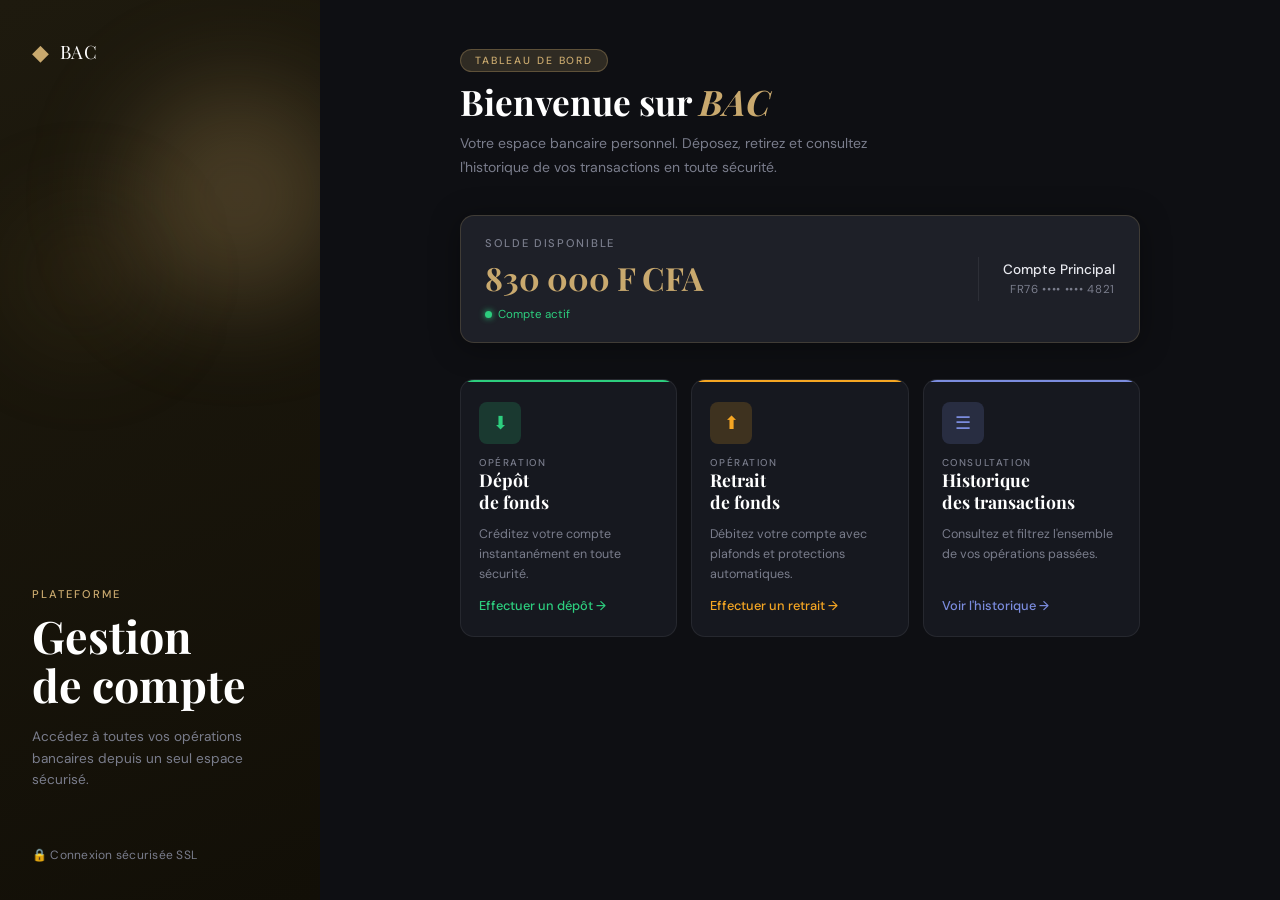
<file: index.html>
<!DOCTYPE html>
<html lang="fr">
<head>
  <meta charset="UTF-8" />
  <meta name="viewport" content="width=device-width, initial-scale=1.0"/>
  <title>Accueil — BAC</title>
  <link rel="preconnect" href="https://fonts.googleapis.com">
  <link href="https://fonts.googleapis.com/css2?family=Playfair+Display:wght@500;700&amp;family=DM+Sans:wght@300;400;500&amp;display=swap" rel="stylesheet">
  <link rel="stylesheet" href="assets/css/banque.css"></head>
<body class="home-page">

  <div class="page-grid">

    <!-- Sidebar -->
    <aside class="sidebar">
      <div class="brand">
        <span class="brand-icon">◆</span>
        <span class="brand-name">BAC</span>
      </div>
      <div class="sidebar-visual">
        <div class="orb orb-1"></div>
        <div class="orb orb-2"></div>
        <div class="sidebar-label">
          <p class="label-tag">Plateforme</p>
          <h2 class="label-title">Gestion<br/>de compte</h2>
          <p class="label-desc">Accédez à toutes vos opérations bancaires depuis un seul espace sécurisé.</p>
        </div>
      </div>
      <div class="sidebar-footer">
        <span class="secure-badge">🔒 Connexion sécurisée SSL</span>
      </div>
    </aside>

    <!-- Contenu principal -->
    <main class="form-area">
      <div class="home-main">

        <!-- Hero -->
        <div>
          <span class="home-tag">Tableau de bord</span>
          <h1 class="home-title">Bienvenue sur <em>BAC</em></h1>
          <p class="home-sub">Votre espace bancaire personnel. Déposez, retirez et consultez l'historique de vos transactions en toute sécurité.</p>
        </div>

        <!-- Solde -->
        <div class="balance-card">
          <div class="balance-left">
            <div class="balance-label">Solde disponible</div>
            <div class="balance-amount">830 000 F CFA</div>
            <div class="balance-status">Compte actif</div>
          </div>
          <div class="balance-divider"></div>
          <div class="balance-right">
            <div class="balance-name">Compte Principal</div>
            <div class="balance-account">FR76 •••• •••• 4821</div>
          </div>
        </div>

        <!-- Actions -->
        <div class="actions-grid">

          <a href="depot.html" class="action-card card-depot">
            <div class="card-icon-wrap">⬇</div>
            <div>
              <div class="card-op-label">Opération</div>
              <div class="card-title">Dépôt<br/>de fonds</div>
            </div>
            <p class="card-desc">Créditez votre compte instantanément en toute sécurité.</p>
            <span class="card-arrow">Effectuer un dépôt →</span>
          </a>

          <a href="retrait.html" class="action-card card-retrait">
            <div class="card-icon-wrap">⬆</div>
            <div>
              <div class="card-op-label">Opération</div>
              <div class="card-title">Retrait<br/>de fonds</div>
            </div>
            <p class="card-desc">Débitez votre compte avec plafonds et protections automatiques.</p>
            <span class="card-arrow">Effectuer un retrait →</span>
          </a>

          <a href="history.html" class="action-card card-history">
            <div class="card-icon-wrap">☰</div>
            <div>
              <div class="card-op-label">Consultation</div>
              <div class="card-title">Historique<br/>des transactions</div>
            </div>
            <p class="card-desc">Consultez et filtrez l'ensemble de vos opérations passées.</p>
            <span class="card-arrow">Voir l'historique →</span>
          </a>

        </div>

      </div>
    </main>

  </div>

</body>
</html>
</file>
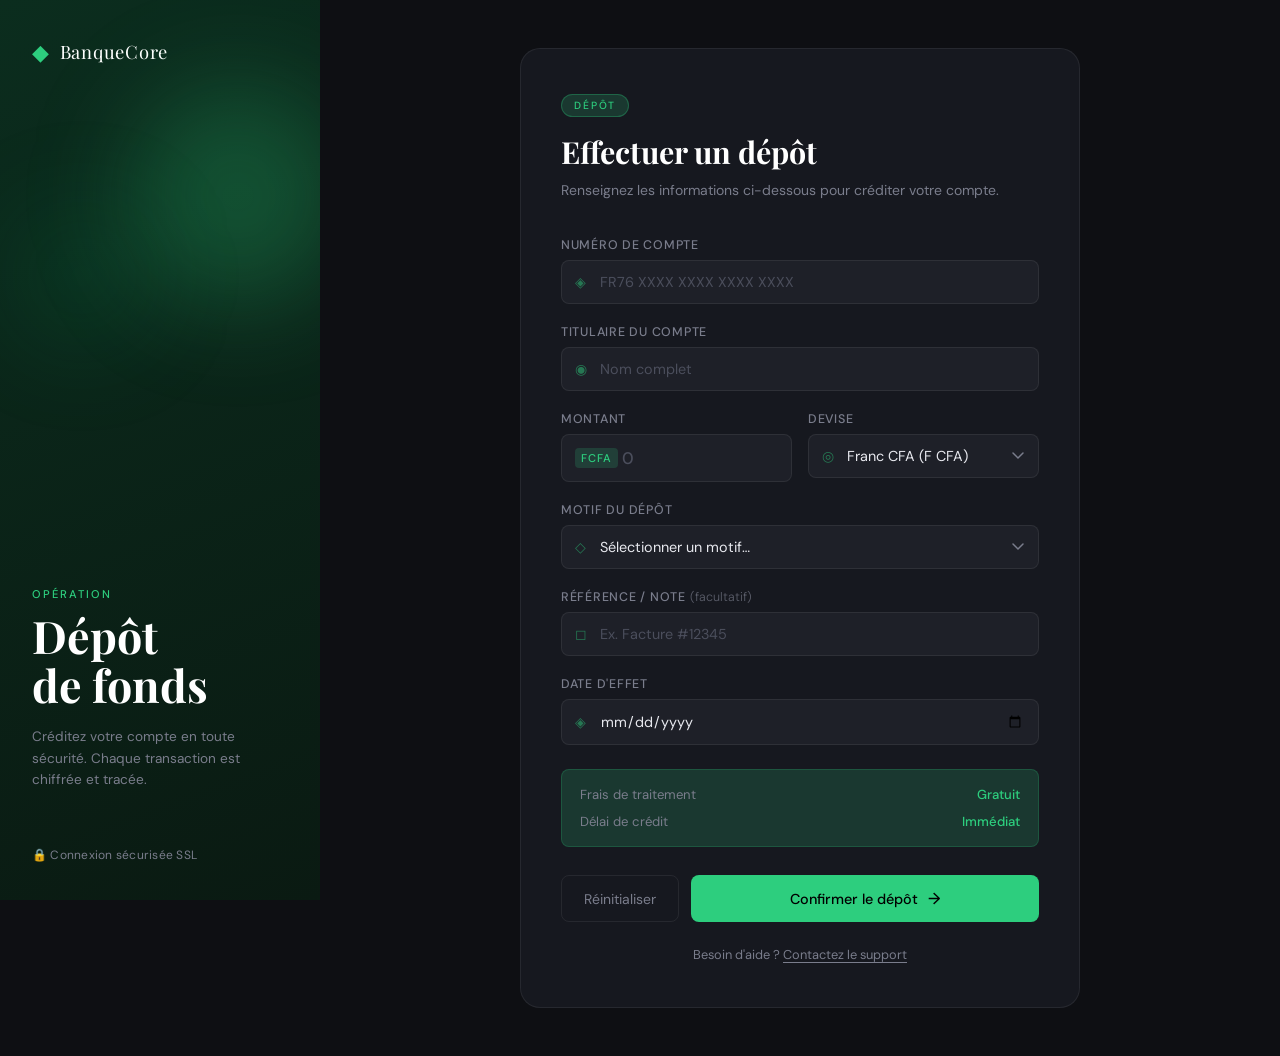
<file: depot.html>
<!DOCTYPE html>
<html lang="fr">
<head>
  <meta charset="UTF-8" />
  <meta name="viewport" content="width=device-width, initial-scale=1.0"/>
  <title>Dépôt — BanqueCore</title>
  <link rel="preconnect" href="https://fonts.googleapis.com">
  <link href="https://fonts.googleapis.com/css2?family=Playfair+Display:wght@500;700&amp;family=DM+Sans:wght@300;400;500&amp;display=swap" rel="stylesheet">
  <link rel="stylesheet" href="assets/css/banque.css">
</head>
<body class="depot-page">

  <div class="page-grid">

    <!-- Sidebar décorative -->
    <aside class="sidebar">
      <div class="brand">
        <span class="brand-icon">◆</span>
        <span class="brand-name">BanqueCore</span>
      </div>
      <div class="sidebar-visual">
        <div class="orb orb-1"></div>
        <div class="orb orb-2"></div>
        <div class="sidebar-label">
          <p class="label-tag">Opération</p>
          <h2 class="label-title">Dépôt<br/>de fonds</h2>
          <p class="label-desc">Créditez votre compte en toute sécurité. Chaque transaction est chiffrée et tracée.</p>
        </div>
      </div>
      <div class="sidebar-footer">
        <span class="secure-badge">🔒 Connexion sécurisée SSL</span>
      </div>
    </aside>

    <!-- Formulaire principal -->
    <main class="form-area">
      <div class="form-card">

        <div class="form-header">
          <div class="op-badge depot-badge">DÉPÔT</div>
          <h1 class="form-title">Effectuer un dépôt</h1>
          <p class="form-sub">Renseignez les informations ci-dessous pour créditer votre compte.</p>
        </div>

        <form class="bank-form" novalidate>

          <div class="field-group">
            <label class="field-label" for="compte-depot">Numéro de compte</label>
            <div class="input-wrapper">
              <span class="input-icon">◈</span>
              <input class="field-input" id="compte-depot" type="text" placeholder="FR76 XXXX XXXX XXXX XXXX" maxlength="34" />
            </div>
          </div>

          <div class="field-group">
            <label class="field-label" for="titulaire-depot">Titulaire du compte</label>
            <div class="input-wrapper">
              <span class="input-icon">◉</span>
              <input class="field-input" id="titulaire-depot" type="text" placeholder="Nom complet" />
            </div>
          </div>

          <div class="field-row">
            <div class="field-group">
              <label class="field-label" for="montant-depot">Montant</label>
              <div class="input-wrapper amount-wrapper">
                <span class="currency-tag">FCFA</span>
                <input class="field-input amount-input" id="montant-depot" type="number" min="1" step="1" placeholder="0" />
              </div>
            </div>
            <div class="field-group">
              <label class="field-label" for="devise-depot">Devise</label>
              <div class="input-wrapper">
                <span class="input-icon">◎</span>
                <select class="field-input field-select" id="devise-depot">
                  <option value="XOF">Franc CFA (F CFA)</option>
                  <option value="EUR">Euro (€)</option>
                  <option value="USD">Dollar US ($)</option>
                  <option value="GBP">Livre Sterling (£)</option>
                  <option value="CHF">Franc Suisse</option>
                </select>
              </div>
            </div>
          </div>

          <div class="field-group">
            <label class="field-label" for="motif-depot">Motif du dépôt</label>
            <div class="input-wrapper">
              <span class="input-icon">◇</span>
              <select class="field-input field-select" id="motif-depot">
                <option value="">Sélectionner un motif…</option>
                <option value="epargne">Épargne personnelle</option>
                <option value="salaire">Virement salaire</option>
                <option value="commerce">Transaction commerciale</option>
                <option value="investissement">Investissement</option>
                <option value="autre">Autre</option>
              </select>
            </div>
          </div>

          <div class="field-group">
            <label class="field-label" for="ref-depot">Référence / Note <span class="optional">(facultatif)</span></label>
            <div class="input-wrapper">
              <span class="input-icon">◻</span>
              <input class="field-input" id="ref-depot" type="text" placeholder="Ex. Facture #12345" />
            </div>
          </div>

          <div class="field-group">
            <label class="field-label" for="date-depot">Date d'effet</label>
            <div class="input-wrapper">
              <span class="input-icon">◈</span>
              <input class="field-input" id="date-depot" type="date" />
            </div>
          </div>

          <div class="recap-box depot-recap">
            <div class="recap-line">
              <span>Frais de traitement</span>
              <span class="recap-value">Gratuit</span>
            </div>
            <div class="recap-line">
              <span>Délai de crédit</span>
              <span class="recap-value">Immédiat</span>
            </div>
          </div>

          <div class="form-actions">
            <button type="reset" class="btn-secondary">Réinitialiser</button>
            <button type="submit" class="btn-primary depot-btn">
              <span>Confirmer le dépôt</span>
              <span class="btn-arrow">→</span>
            </button>
          </div>

        </form>

        <p class="form-note">Besoin d'aide ? <a href="#">Contactez le support</a></p>
      </div>
    </main>

  </div>

</body>
</html>
</file>
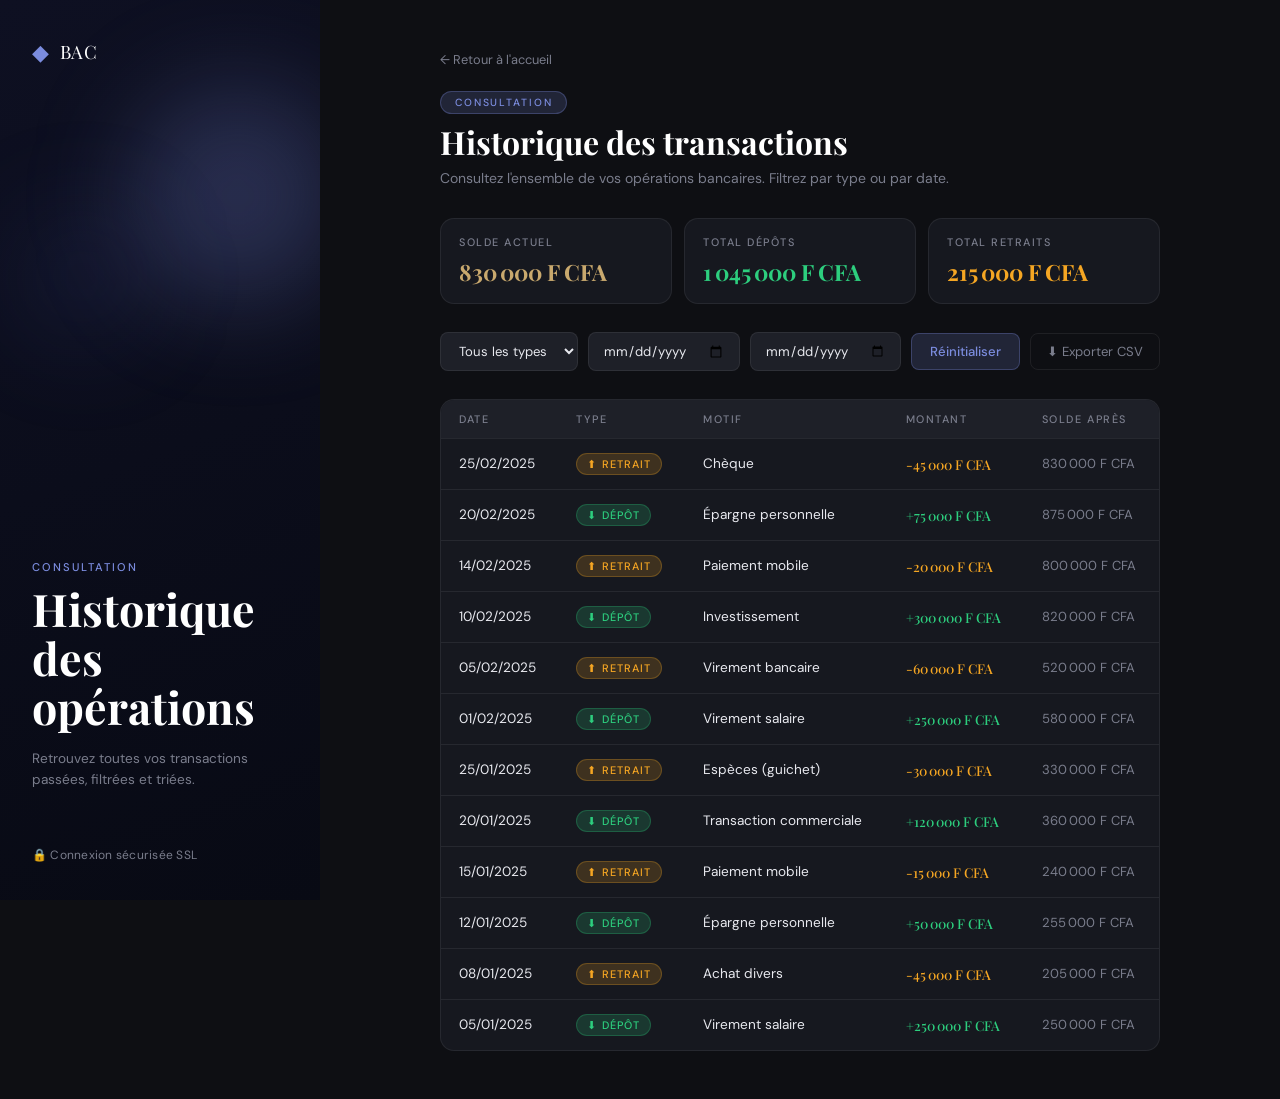
<file: history.html>
<!DOCTYPE html>
<html lang="fr">
<head>
  <meta charset="UTF-8" />
  <meta name="viewport" content="width=device-width, initial-scale=1.0"/>
  <title>Historique — BAC</title>
  <link rel="preconnect" href="https://fonts.googleapis.com">
  <link href="https://fonts.googleapis.com/css2?family=Playfair+Display:wght@500;700&amp;family=DM+Sans:wght@300;400;500&amp;display=swap" rel="stylesheet">
  <link rel="stylesheet" href="assets/css/banque.css"></head>
<body class="history-page">

  <div class="page-grid">

    <!-- Sidebar -->
    <aside class="sidebar">
      <div class="brand">
        <span class="brand-icon">◆</span>
        <span class="brand-name">BAC</span>
      </div>
      <div class="sidebar-visual">
        <div class="orb orb-1"></div>
        <div class="orb orb-2"></div>
        <div class="sidebar-label">
          <p class="label-tag">Consultation</p>
          <h2 class="label-title">Historique<br/>des opérations</h2>
          <p class="label-desc">Retrouvez toutes vos transactions passées, filtrées et triées.</p>
        </div>
      </div>
      <div class="sidebar-footer">
        <span class="secure-badge">🔒 Connexion sécurisée SSL</span>
      </div>
    </aside>

    <!-- Contenu principal -->
    <main class="form-area">
      <div class="history-main">

        <!-- Header -->
        <div>
          <a href="index.html" class="back-link">← Retour à l'accueil</a>
          <br/><br/>
          <span class="history-tag">Consultation</span>
          <h1 class="history-title">Historique des transactions</h1>
          <p class="history-sub">Consultez l'ensemble de vos opérations bancaires. Filtrez par type ou par date.</p>
        </div>

        <!-- Stats -->
        <div class="stats-row">
          <div class="stat-card stat-solde">
            <div class="stat-label">Solde actuel</div>
            <div class="stat-value" id="stat-solde">—</div>
          </div>
          <div class="stat-card stat-depot">
            <div class="stat-label">Total dépôts</div>
            <div class="stat-value" id="stat-depot">—</div>
          </div>
          <div class="stat-card stat-retrait">
            <div class="stat-label">Total retraits</div>
            <div class="stat-value" id="stat-retrait">—</div>
          </div>
        </div>

        <!-- Filtres -->
        <div class="filters-bar">
          <select class="filter-select" id="filter-type" onchange="applyFilters()">
            <option value="tous">Tous les types</option>
            <option value="depot">Dépôts</option>
            <option value="retrait">Retraits</option>
          </select>
          <input type="date" class="filter-input" id="filter-date-debut" onchange="applyFilters()" />
          <input type="date" class="filter-input" id="filter-date-fin"   onchange="applyFilters()" />
          <button class="filter-btn" onclick="resetFilters()">Réinitialiser</button>
          <button class="export-btn" onclick="exportCSV()">⬇ Exporter CSV</button>
        </div>

        <!-- Tableau -->
        <div class="table-wrap">
          <table>
            <thead>
              <tr>
                <th>Date</th>
                <th>Type</th>
                <th>Motif</th>
                <th>Montant</th>
                <th>Solde après</th>
              </tr>
            </thead>
            <tbody id="transactions-body">
              <!-- Rempli par JS -->
            </tbody>
          </table>
        </div>

      </div>
    </main>

  </div>

  <script>
    // ── Données fictives ──────────────────────────────────
    const transactions = [
      { date: '2025-01-05', type: 'depot',   motif: 'Virement salaire',       montant: 250000 },
      { date: '2025-01-08', type: 'retrait', motif: 'Achat divers',           montant: 45000  },
      { date: '2025-01-12', type: 'depot',   motif: 'Épargne personnelle',    montant: 50000  },
      { date: '2025-01-15', type: 'retrait', motif: 'Paiement mobile',        montant: 15000  },
      { date: '2025-01-20', type: 'depot',   motif: 'Transaction commerciale',montant: 120000 },
      { date: '2025-01-25', type: 'retrait', motif: 'Espèces (guichet)',      montant: 30000  },
      { date: '2025-02-01', type: 'depot',   motif: 'Virement salaire',       montant: 250000 },
      { date: '2025-02-05', type: 'retrait', motif: 'Virement bancaire',      montant: 60000  },
      { date: '2025-02-10', type: 'depot',   motif: 'Investissement',         montant: 300000 },
      { date: '2025-02-14', type: 'retrait', motif: 'Paiement mobile',        montant: 20000  },
      { date: '2025-02-20', type: 'depot',   motif: 'Épargne personnelle',    montant: 75000  },
      { date: '2025-02-25', type: 'retrait', motif: 'Chèque',                 montant: 45000  },
    ];

    // Calcul du solde cumulé
    let solde = 0;
    transactions.forEach(t => {
      if (t.type === 'depot')   solde += t.montant;
      else                       solde -= t.montant;
      t.soldeApres = solde;
    });

    // ── Formatage ─────────────────────────────────────────
    function formatMontant(n) {
      return n.toLocaleString('fr-FR', { minimumFractionDigits: 0 }) + ' F CFA';
    }

    function formatDate(str) {
      const [y, m, d] = str.split('-');
      return `${d}/${m}/${y}`;
    }

    // ── Stats ─────────────────────────────────────────────
    function updateStats(list) {
      const totalDepot   = list.filter(t => t.type === 'depot').reduce((s, t) => s + t.montant, 0);
      const totalRetrait = list.filter(t => t.type === 'retrait').reduce((s, t) => s + t.montant, 0);
      const dernierSolde = list.length ? list[list.length - 1].soldeApres : 0;

      document.getElementById('stat-solde').textContent   = formatMontant(dernierSolde);
      document.getElementById('stat-depot').textContent   = formatMontant(totalDepot);
      document.getElementById('stat-retrait').textContent = formatMontant(totalRetrait);
    }

    // ── Rendu tableau ─────────────────────────────────────
    function renderTable(list) {
      const tbody = document.getElementById('transactions-body');

      if (list.length === 0) {
        tbody.innerHTML = `<tr><td colspan="5" class="empty-msg">Aucune transaction trouvée.</td></tr>`;
        return;
      }

      tbody.innerHTML = [...list].reverse().map(t => `
        <tr>
          <td>${formatDate(t.date)}</td>
          <td>
            <span class="type-badge ${t.type}">
              ${t.type === 'depot' ? '⬇ Dépôt' : '⬆ Retrait'}
            </span>
          </td>
          <td>${t.motif}</td>
          <td class="montant-${t.type}">
            ${t.type === 'depot' ? '+' : '-'}${formatMontant(t.montant)}
          </td>
          <td class="solde-apres">${formatMontant(t.soldeApres)}</td>
        </tr>
      `).join('');
    }

    // ── Filtres ───────────────────────────────────────────
    function applyFilters() {
      const type      = document.getElementById('filter-type').value;
      const dateDebut = document.getElementById('filter-date-debut').value;
      const dateFin   = document.getElementById('filter-date-fin').value;

      let filtered = transactions.filter(t => {
        if (type !== 'tous' && t.type !== type) return false;
        if (dateDebut && t.date < dateDebut)    return false;
        if (dateFin   && t.date > dateFin)      return false;
        return true;
      });

      renderTable(filtered);
      updateStats(filtered);
    }

    function resetFilters() {
      document.getElementById('filter-type').value       = 'tous';
      document.getElementById('filter-date-debut').value = '';
      document.getElementById('filter-date-fin').value   = '';
      renderTable(transactions);
      updateStats(transactions);
    }

    // ── Export CSV ────────────────────────────────────────
    function exportCSV() {
      const header = 'Date,Type,Motif,Montant (€),Solde après (€)\n';
      const rows = transactions.map(t =>
        `${t.date},${t.type},${t.motif},${t.type === 'depot' ? '+' : '-'}${t.montant.toFixed(2)},${t.soldeApres.toFixed(2)}`
      ).join('\n');

      const blob = new Blob([header + rows], { type: 'text/csv;charset=utf-8;' });
      const url  = URL.createObjectURL(blob);
      const a    = document.createElement('a');
      a.href     = url;
      a.download = 'historique_bac.csv';
      a.click();
      URL.revokeObjectURL(url);
    }

    // ── Init ──────────────────────────────────────────────
    renderTable(transactions);
    updateStats(transactions);
  </script>

</body>
</html>
</file>
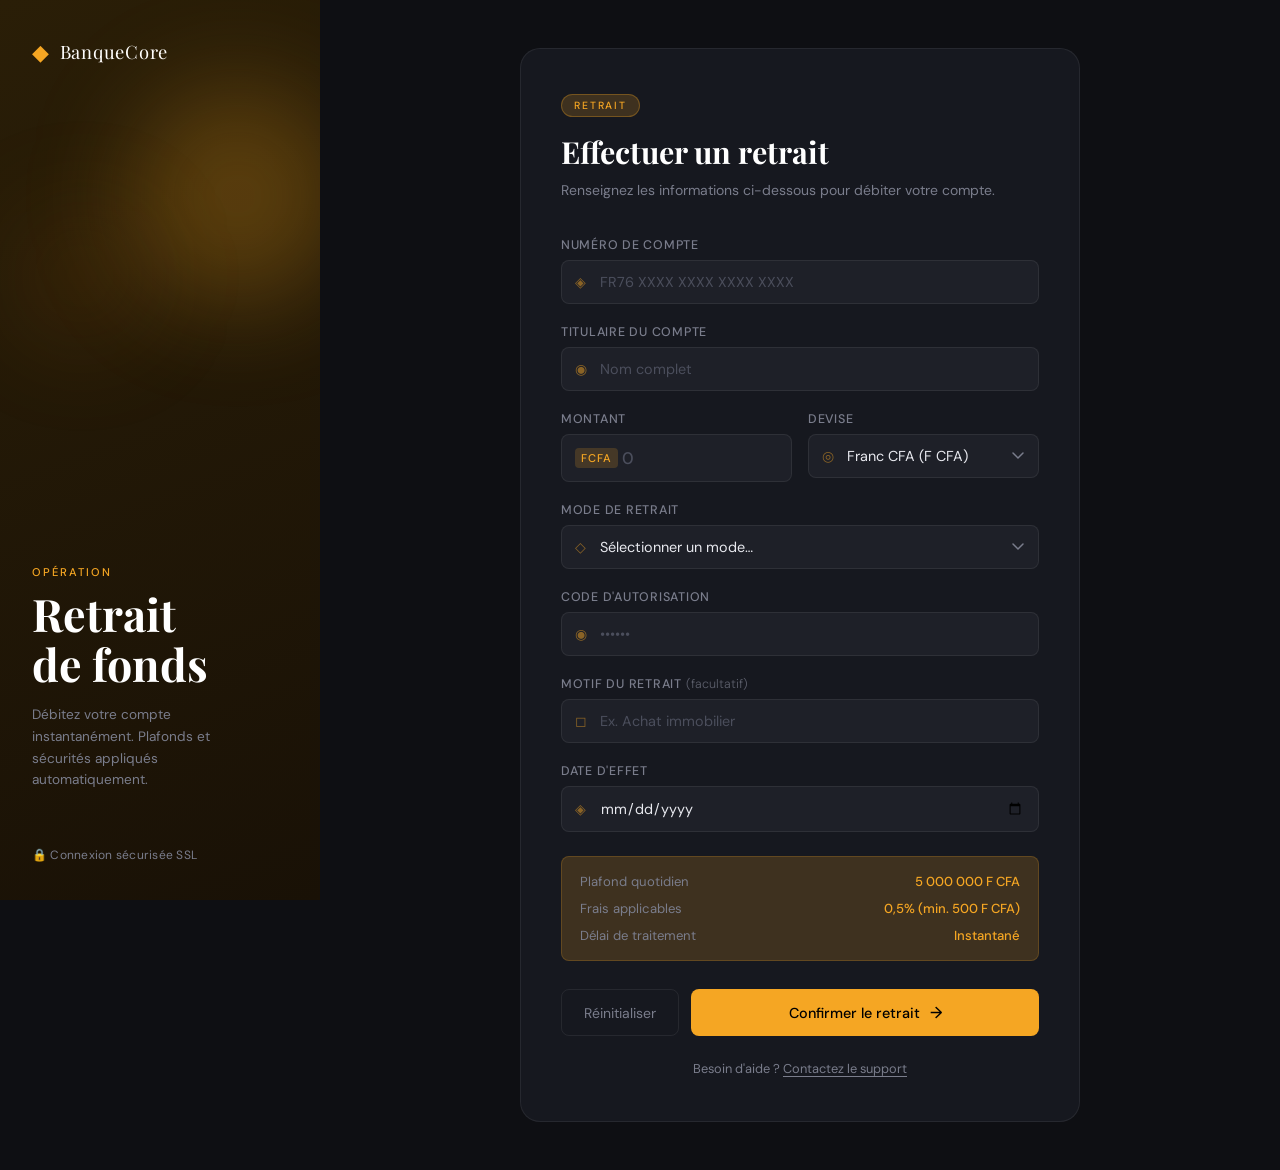
<file: retrait.html>
<!DOCTYPE html>
<html lang="fr">
<head>
  <meta charset="UTF-8" />
  <meta name="viewport" content="width=device-width, initial-scale=1.0"/>
  <title>Retrait — BanqueCore</title>
  <link rel="preconnect" href="https://fonts.googleapis.com">
  <link href="https://fonts.googleapis.com/css2?family=Playfair+Display:wght@500;700&amp;family=DM+Sans:wght@300;400;500&amp;display=swap" rel="stylesheet">
  <link rel="stylesheet" href="assets/css/banque.css">
</head>
<body class="retrait-page">

  <div class="page-grid">

    <!-- Sidebar décorative -->
    <aside class="sidebar">
      <div class="brand">
        <span class="brand-icon">◆</span>
        <span class="brand-name">BanqueCore</span>
      </div>
      <div class="sidebar-visual">
        <div class="orb orb-1"></div>
        <div class="orb orb-2"></div>
        <div class="sidebar-label">
          <p class="label-tag">Opération</p>
          <h2 class="label-title">Retrait<br/>de fonds</h2>
          <p class="label-desc">Débitez votre compte instantanément. Plafonds et sécurités appliqués automatiquement.</p>
        </div>
      </div>
      <div class="sidebar-footer">
        <span class="secure-badge">🔒 Connexion sécurisée SSL</span>
      </div>
    </aside>

    <!-- Formulaire principal -->
    <main class="form-area">
      <div class="form-card">

        <div class="form-header">
          <div class="op-badge retrait-badge">RETRAIT</div>
          <h1 class="form-title">Effectuer un retrait</h1>
          <p class="form-sub">Renseignez les informations ci-dessous pour débiter votre compte.</p>
        </div>

        <form class="bank-form" novalidate>

          <div class="field-group">
            <label class="field-label" for="compte-retrait">Numéro de compte</label>
            <div class="input-wrapper">
              <span class="input-icon">◈</span>
              <input class="field-input" id="compte-retrait" type="text" placeholder="FR76 XXXX XXXX XXXX XXXX" maxlength="34" />
            </div>
          </div>

          <div class="field-group">
            <label class="field-label" for="titulaire-retrait">Titulaire du compte</label>
            <div class="input-wrapper">
              <span class="input-icon">◉</span>
              <input class="field-input" id="titulaire-retrait" type="text" placeholder="Nom complet" />
            </div>
          </div>

          <div class="field-row">
            <div class="field-group">
              <label class="field-label" for="montant-retrait">Montant</label>
              <div class="input-wrapper amount-wrapper">
                <span class="currency-tag currency-retrait">FCFA</span>
                <input class="field-input amount-input" id="montant-retrait" type="number" min="1" step="1" placeholder="0" />
              </div>
            </div>
            <div class="field-group">
              <label class="field-label" for="devise-retrait">Devise</label>
              <div class="input-wrapper">
                <span class="input-icon">◎</span>
                <select class="field-input field-select" id="devise-retrait">
                  <option value="XOF">Franc CFA (F CFA)</option>
                  <option value="EUR">Euro (€)</option>
                  <option value="USD">Dollar US ($)</option>
                  <option value="GBP">Livre Sterling (£)</option>
                  <option value="CHF">Franc Suisse</option>
                </select>
              </div>
            </div>
          </div>

          <div class="field-group">
            <label class="field-label" for="mode-retrait">Mode de retrait</label>
            <div class="input-wrapper">
              <span class="input-icon">◇</span>
              <select class="field-input field-select" id="mode-retrait">
                <option value="">Sélectionner un mode…</option>
                <option value="especes">Espèces (guichet)</option>
                <option value="virement">Virement bancaire</option>
                <option value="cheque">Chèque</option>
                <option value="mobile">Paiement mobile</option>
              </select>
            </div>
          </div>

          <div class="field-group">
            <label class="field-label" for="pin-retrait">Code d'autorisation</label>
            <div class="input-wrapper">
              <span class="input-icon">◉</span>
              <input class="field-input" id="pin-retrait" type="password" placeholder="••••••" maxlength="6" autocomplete="off" />
            </div>
          </div>

          <div class="field-group">
            <label class="field-label" for="motif-retrait">Motif du retrait <span class="optional">(facultatif)</span></label>
            <div class="input-wrapper">
              <span class="input-icon">◻</span>
              <input class="field-input" id="motif-retrait" type="text" placeholder="Ex. Achat immobilier" />
            </div>
          </div>

          <div class="field-group">
            <label class="field-label" for="date-retrait">Date d'effet</label>
            <div class="input-wrapper">
              <span class="input-icon">◈</span>
              <input class="field-input" id="date-retrait" type="date" />
            </div>
          </div>

          <div class="recap-box retrait-recap">
            <div class="recap-line">
              <span>Plafond quotidien</span>
              <span class="recap-value">5 000 000 F CFA</span>
            </div>
            <div class="recap-line">
              <span>Frais applicables</span>
              <span class="recap-value">0,5% (min. 500 F CFA)</span>
            </div>
            <div class="recap-line">
              <span>Délai de traitement</span>
              <span class="recap-value">Instantané</span>
            </div>
          </div>

          <div class="form-actions">
            <button type="reset" class="btn-secondary">Réinitialiser</button>
            <button type="submit" class="btn-primary retrait-btn">
              <span>Confirmer le retrait</span>
              <span class="btn-arrow">→</span>
            </button>
          </div>

        </form>

        <p class="form-note">Besoin d'aide ? <a href="#">Contactez le support</a></p>
      </div>
    </main>

  </div>

</body>
</html>
</file>
<file: assets/css/banque.css>
/* ============================================================
   banque.css — Feuille de style partagée BanqueCore
   Utilisée par : depot.html & retrait.html
   ============================================================ */

/* ── Variables ──────────────────────────────────────────── */
:root {
  --font-display: 'Playfair Display', Georgia, serif;
  --font-body: 'DM Sans', sans-serif;

  /* Palette commune */
  --bg:         #0e0f13;
  --surface:    #16181f;
  --surface-2:  #1e2028;
  --border:     rgba(255,255,255,0.07);
  --text:       #e8e9ef;
  --text-muted: #7a7d8c;
  --white:      #ffffff;

  /* Dépôt — vert émeraude */
  --depot-accent:   #2dce7e;
  --depot-glow:     rgba(45, 206, 126, 0.18);
  --depot-sidebar:  linear-gradient(160deg, #0b2d1e 0%, #0a1a12 100%);
  --depot-orb1:     rgba(45, 206, 126, 0.25);
  --depot-orb2:     rgba(0, 200, 120, 0.10);

  /* Retrait — ambre/or */
  --retrait-accent:  #f5a623;
  --retrait-glow:    rgba(245, 166, 35, 0.18);
  --retrait-sidebar: linear-gradient(160deg, #2a1e07 0%, #191106 100%);
  --retrait-orb1:    rgba(245, 166, 35, 0.25);
  --retrait-orb2:    rgba(220, 130, 20, 0.10);

  --radius-sm: 8px;
  --radius-md: 14px;
  --radius-lg: 20px;

  --transition: 0.22s ease;
}

/* ── Reset ──────────────────────────────────────────────── */
*, *::before, *::after { box-sizing: border-box; margin: 0; padding: 0; }

html, body {
  height: 100%;
  font-family: var(--font-body);
  background: var(--bg);
  color: var(--text);
  -webkit-font-smoothing: antialiased;
}

/* ── Layout principal ───────────────────────────────────── */
.page-grid {
  display: grid;
  grid-template-columns: 320px 1fr;
  min-height: 100vh;
}

/* ── Sidebar ────────────────────────────────────────────── */
.sidebar {
  position: sticky;
  top: 0;
  height: 100vh;
  display: flex;
  flex-direction: column;
  padding: 36px 32px;
  overflow: hidden;
}

.depot-page  .sidebar { background: var(--depot-sidebar); }
.retrait-page .sidebar { background: var(--retrait-sidebar); }

/* Brand */
.brand {
  display: flex;
  align-items: center;
  gap: 10px;
  font-family: var(--font-display);
  font-size: 1.15rem;
  letter-spacing: 0.04em;
  color: var(--white);
  margin-bottom: auto;
}

.depot-page  .brand-icon { color: var(--depot-accent); }
.retrait-page .brand-icon { color: var(--retrait-accent); }

.brand-icon { font-size: 1.4rem; }

/* Orbs décoratifs */
.sidebar-visual {
  position: relative;
  flex: 1;
  display: flex;
  align-items: flex-end;
  padding-bottom: 24px;
}

.orb {
  position: absolute;
  border-radius: 50%;
  filter: blur(50px);
  pointer-events: none;
}

.depot-page  .orb-1 { width: 220px; height: 220px; top: 20px; right: -60px; background: var(--depot-orb1); }
.depot-page  .orb-2 { width: 140px; height: 140px; top: 140px; left: -20px; background: var(--depot-orb2); }
.retrait-page .orb-1 { width: 220px; height: 220px; top: 20px; right: -60px; background: var(--retrait-orb1); }
.retrait-page .orb-2 { width: 140px; height: 140px; top: 140px; left: -20px; background: var(--retrait-orb2); }

.sidebar-label {
  position: relative;
  z-index: 1;
}

.label-tag {
  font-size: 0.7rem;
  font-weight: 500;
  letter-spacing: 0.18em;
  text-transform: uppercase;
  margin-bottom: 10px;
}

.depot-page  .label-tag { color: var(--depot-accent); }
.retrait-page .label-tag { color: var(--retrait-accent); }

.label-title {
  font-family: var(--font-display);
  font-size: 2.8rem;
  font-weight: 700;
  line-height: 1.1;
  color: var(--white);
  margin-bottom: 16px;
}

.label-desc {
  font-size: 0.85rem;
  color: var(--text-muted);
  line-height: 1.6;
  max-width: 220px;
}

/* Footer sidebar */
.sidebar-footer {
  margin-top: 28px;
}

.secure-badge {
  font-size: 0.75rem;
  color: var(--text-muted);
  letter-spacing: 0.02em;
}

/* ── Zone formulaire ────────────────────────────────────── */
.form-area {
  display: flex;
  align-items: flex-start;
  justify-content: center;
  padding: 48px 40px;
  background: var(--bg);
  min-height: 100vh;
  overflow-y: auto;
}

.form-card {
  width: 100%;
  max-width: 560px;
  background: var(--surface);
  border: 1px solid var(--border);
  border-radius: var(--radius-lg);
  padding: 44px 40px;
  animation: fadeUp 0.5s ease both;
}

@keyframes fadeUp {
  from { opacity: 0; transform: translateY(24px); }
  to   { opacity: 1; transform: translateY(0); }
}

/* ── Header formulaire ──────────────────────────────────── */
.form-header {
  margin-bottom: 36px;
}

.op-badge {
  display: inline-block;
  font-size: 0.65rem;
  font-weight: 500;
  letter-spacing: 0.18em;
  padding: 4px 12px;
  border-radius: 99px;
  margin-bottom: 14px;
}

.depot-badge {
  background: var(--depot-glow);
  color: var(--depot-accent);
  border: 1px solid rgba(45,206,126,0.3);
}

.retrait-badge {
  background: var(--retrait-glow);
  color: var(--retrait-accent);
  border: 1px solid rgba(245,166,35,0.3);
}

.form-title {
  font-family: var(--font-display);
  font-size: 1.9rem;
  font-weight: 700;
  color: var(--white);
  margin-bottom: 8px;
}

.form-sub {
  font-size: 0.875rem;
  color: var(--text-muted);
  line-height: 1.5;
}

/* ── Champs du formulaire ───────────────────────────────── */
.bank-form {
  display: flex;
  flex-direction: column;
  gap: 20px;
}

.field-group {
  display: flex;
  flex-direction: column;
  gap: 7px;
}

.field-row {
  display: grid;
  grid-template-columns: 1fr 1fr;
  gap: 16px;
}

.field-label {
  font-size: 0.78rem;
  font-weight: 500;
  letter-spacing: 0.06em;
  text-transform: uppercase;
  color: var(--text-muted);
}

.optional {
  font-weight: 300;
  text-transform: none;
  letter-spacing: 0;
  opacity: 0.7;
}

.input-wrapper {
  position: relative;
  display: flex;
  align-items: center;
}

.input-icon {
  position: absolute;
  left: 14px;
  font-size: 0.85rem;
  color: var(--text-muted);
  pointer-events: none;
  z-index: 1;
}

.depot-page  .input-icon { color: rgba(45,206,126,0.5); }
.retrait-page .input-icon { color: rgba(245,166,35,0.5); }

.field-input {
  width: 100%;
  background: var(--surface-2);
  border: 1px solid var(--border);
  border-radius: var(--radius-sm);
  padding: 12px 14px 12px 38px;
  color: var(--text);
  font-family: var(--font-body);
  font-size: 0.9rem;
  transition: border-color var(--transition), box-shadow var(--transition);
  outline: none;
  -webkit-appearance: none;
  appearance: none;
}

.field-input::placeholder { color: #4b4e5c; }

.field-input:focus {
  border-color: var(--depot-accent);
  box-shadow: 0 0 0 3px var(--depot-glow);
}

.retrait-page .field-input:focus {
  border-color: var(--retrait-accent);
  box-shadow: 0 0 0 3px var(--retrait-glow);
}

/* Select */
.field-select {
  cursor: pointer;
  background-image: url("data:image/svg+xml,%3Csvg xmlns='http://www.w3.org/2000/svg' width='12' height='8' fill='none'%3E%3Cpath d='M1 1l5 5 5-5' stroke='%237a7d8c' stroke-width='1.5' stroke-linecap='round'/%3E%3C/svg%3E");
  background-repeat: no-repeat;
  background-position: right 14px center;
  padding-right: 36px;
}

.field-select option {
  background: var(--surface-2);
  color: var(--text);
}

/* Montant */
.amount-wrapper { position: relative; }

.currency-tag {
  position: absolute;
  left: 14px;
  font-size: 0.7rem;
  font-weight: 500;
  letter-spacing: 0.08em;
  padding: 3px 6px;
  border-radius: 4px;
  pointer-events: none;
  z-index: 1;
}

.depot-page  .currency-tag { background: var(--depot-glow); color: var(--depot-accent); }
.retrait-page .currency-tag { background: var(--retrait-glow); color: var(--retrait-accent); }

.amount-input {
  padding-left: 60px;
  font-size: 1.05rem;
  font-weight: 500;
}

/* ── Récapitulatif ──────────────────────────────────────── */
.recap-box {
  border-radius: var(--radius-sm);
  padding: 16px 18px;
  display: flex;
  flex-direction: column;
  gap: 10px;
  margin-top: 4px;
}

.depot-recap {
  background: var(--depot-glow);
  border: 1px solid rgba(45,206,126,0.2);
}

.retrait-recap {
  background: var(--retrait-glow);
  border: 1px solid rgba(245,166,35,0.2);
}

.recap-line {
  display: flex;
  justify-content: space-between;
  font-size: 0.82rem;
  color: var(--text-muted);
}

.depot-recap  .recap-value { color: var(--depot-accent); font-weight: 500; }
.retrait-recap .recap-value { color: var(--retrait-accent); font-weight: 500; }

/* ── Boutons ────────────────────────────────────────────── */
.form-actions {
  display: flex;
  gap: 12px;
  margin-top: 8px;
}

.btn-secondary {
  flex: 0 0 auto;
  padding: 13px 22px;
  background: transparent;
  border: 1px solid var(--border);
  border-radius: var(--radius-sm);
  color: var(--text-muted);
  font-family: var(--font-body);
  font-size: 0.875rem;
  cursor: pointer;
  transition: border-color var(--transition), color var(--transition);
}

.btn-secondary:hover {
  border-color: rgba(255,255,255,0.2);
  color: var(--white);
}

.btn-primary {
  flex: 1;
  display: flex;
  align-items: center;
  justify-content: center;
  gap: 10px;
  padding: 13px 24px;
  border: none;
  border-radius: var(--radius-sm);
  font-family: var(--font-body);
  font-size: 0.9rem;
  font-weight: 500;
  cursor: pointer;
  transition: opacity var(--transition), transform var(--transition);
}

.btn-primary:hover { opacity: 0.88; transform: translateY(-1px); }
.btn-primary:active { transform: translateY(0); }

.depot-btn  { background: var(--depot-accent); color: #000; }
.retrait-btn { background: var(--retrait-accent); color: #000; }

.btn-arrow {
  font-size: 1rem;
  transition: transform var(--transition);
}

.btn-primary:hover .btn-arrow { transform: translateX(4px); }

/* ── Note bas de page ───────────────────────────────────── */
.form-note {
  margin-top: 24px;
  text-align: center;
  font-size: 0.8rem;
  color: var(--text-muted);
}

.form-note a { color: inherit; text-decoration: underline; text-underline-offset: 3px; }
.depot-page  .form-note a:hover { color: var(--depot-accent); }
.retrait-page .form-note a:hover { color: var(--retrait-accent); }

/* ── Responsive ─────────────────────────────────────────── */
@media (max-width: 860px) {
  .page-grid { grid-template-columns: 1fr; }
  .sidebar {
    position: static;
    height: auto;
    min-height: 200px;
    padding: 28px 24px 20px;
    flex-direction: row;
    flex-wrap: wrap;
    align-items: center;
    gap: 16px;
  }
  .sidebar-visual { display: none; }
  .form-area { padding: 28px 20px; }
  .form-card { padding: 32px 24px; }
}

@media (max-width: 480px) {
  .field-row { grid-template-columns: 1fr; }
  .form-card { padding: 24px 18px; }
  .form-actions { flex-direction: column; }
}

/* ============================================================
   Page d'accueil — index.html
   ============================================================ */

/* Sidebar accueil */
:root {
  --home-accent:    #c9a96e;
  --home-glow:      rgba(201,169,110,0.18);
  --home-sidebar:   linear-gradient(160deg, #1e1a0e 0%, #120f07 100%);
  --home-orb1:      rgba(201,169,110,0.25);
  --home-orb2:      rgba(180,140,60,0.10);
  --history-accent: #7b8cde;
  --history-glow:   rgba(123,140,222,0.18);
  --history-sidebar:linear-gradient(160deg, #0e1022 0%, #080a14 100%);
  --history-orb1:   rgba(123,140,222,0.25);
  --history-orb2:   rgba(90,110,210,0.10);
}

.home-page .sidebar         { background: var(--home-sidebar); }
.home-page .brand-icon      { color: var(--home-accent); }
.home-page .label-tag       { color: var(--home-accent); }
.home-page .orb-1 { width:220px; height:220px; top:20px; right:-60px; background: var(--home-orb1); }
.home-page .orb-2 { width:140px; height:140px; top:140px; left:-20px; background: var(--home-orb2); }

.home-main {
  display: flex;
  flex-direction: column;
  gap: 36px;
  width: 100%;
  max-width: 680px;
}

.home-tag {
  display: inline-block;
  font-size: 0.65rem;
  font-weight: 500;
  letter-spacing: 0.18em;
  text-transform: uppercase;
  color: var(--home-accent);
  background: var(--home-glow);
  border: 1px solid rgba(201,169,110,0.3);
  padding: 4px 14px;
  border-radius: 99px;
  width: fit-content;
  margin-bottom: 10px;
}

.home-title {
  font-family: var(--font-display);
  font-size: 2.2rem;
  font-weight: 700;
  color: var(--white);
  line-height: 1.15;
  margin-bottom: 10px;
}

.home-title em {
  font-style: italic;
  color: var(--home-accent);
}

.home-sub {
  font-size: 0.875rem;
  color: var(--text-muted);
  line-height: 1.65;
  max-width: 460px;
}

.balance-card {
  background: var(--surface-2);
  border: 1px solid rgba(201,169,110,0.2);
  border-radius: var(--radius-md);
  padding: 20px 24px;
  display: flex;
  align-items: center;
  gap: 24px;
  box-shadow: 0 4px 30px rgba(0,0,0,0.35);
}

.balance-left { flex: 1; }

.balance-label {
  font-size: 0.7rem;
  font-weight: 500;
  letter-spacing: 0.15em;
  text-transform: uppercase;
  color: var(--text-muted);
  margin-bottom: 6px;
}

.balance-amount {
  font-family: var(--font-display);
  font-size: 2rem;
  font-weight: 700;
  color: var(--home-accent);
}

.balance-status {
  display: flex;
  align-items: center;
  gap: 6px;
  margin-top: 8px;
  font-size: 0.72rem;
  color: var(--depot-accent);
}

.balance-status::before {
  content: '';
  width: 7px; height: 7px;
  border-radius: 50%;
  background: var(--depot-accent);
  box-shadow: 0 0 6px var(--depot-accent);
  display: inline-block;
}

.balance-divider {
  width: 1px;
  height: 44px;
  background: var(--border);
}

.balance-right { text-align: right; }

.balance-name {
  font-size: 0.85rem;
  font-weight: 500;
  color: var(--text);
  margin-bottom: 4px;
}

.balance-account {
  font-size: 0.72rem;
  color: var(--text-muted);
  letter-spacing: 0.06em;
}

.actions-grid {
  display: grid;
  grid-template-columns: repeat(3, 1fr);
  gap: 14px;
}

.action-card {
  background: var(--surface);
  border: 1px solid var(--border);
  border-radius: var(--radius-md);
  padding: 22px 18px;
  text-decoration: none;
  color: var(--text);
  display: flex;
  flex-direction: column;
  gap: 12px;
  transition: transform 0.22s ease, box-shadow 0.22s ease, border-color 0.22s ease;
  position: relative;
  overflow: hidden;
}

.action-card::before {
  content: '';
  position: absolute;
  top: 0; left: 0; right: 0;
  height: 2px;
  border-radius: var(--radius-md) var(--radius-md) 0 0;
}

.action-card:hover {
  transform: translateY(-4px);
  box-shadow: 0 16px 40px rgba(0,0,0,0.45);
}

.card-depot::before   { background: var(--depot-accent); }
.card-depot:hover     { border-color: rgba(45,206,126,0.35); }
.card-depot .card-icon-wrap   { background: var(--depot-glow);    color: var(--depot-accent); }
.card-depot .card-arrow       { color: var(--depot-accent); }

.card-retrait::before  { background: var(--retrait-accent); }
.card-retrait:hover    { border-color: rgba(245,166,35,0.35); }
.card-retrait .card-icon-wrap  { background: var(--retrait-glow);  color: var(--retrait-accent); }
.card-retrait .card-arrow      { color: var(--retrait-accent); }

.card-history::before  { background: var(--history-accent); }
.card-history:hover    { border-color: rgba(123,140,222,0.35); }
.card-history .card-icon-wrap  { background: var(--history-glow);  color: var(--history-accent); }
.card-history .card-arrow      { color: var(--history-accent); }

.card-icon-wrap {
  width: 42px; height: 42px;
  border-radius: var(--radius-sm);
  display: flex; align-items: center; justify-content: center;
  font-size: 1.15rem;
}

.card-op-label {
  font-size: 0.62rem;
  font-weight: 500;
  letter-spacing: 0.16em;
  text-transform: uppercase;
  color: var(--text-muted);
}

.card-title {
  font-family: var(--font-display);
  font-size: 1.1rem;
  font-weight: 700;
  color: var(--white);
  line-height: 1.25;
}

.card-desc {
  font-size: 0.78rem;
  color: var(--text-muted);
  line-height: 1.6;
  flex: 1;
}

.card-arrow {
  font-size: 0.8rem;
  font-weight: 500;
  transition: transform 0.2s ease;
}

.action-card:hover .card-arrow { transform: translateX(4px); }

/* ============================================================
   Page historique — history.html
   ============================================================ */

.history-page .sidebar          { background: var(--history-sidebar); }
.history-page .brand-icon       { color: var(--history-accent); }
.history-page .label-tag        { color: var(--history-accent); }
.history-page .orb-1 { width:220px; height:220px; top:20px; right:-60px; background: var(--history-orb1); }
.history-page .orb-2 { width:140px; height:140px; top:140px; left:-20px; background: var(--history-orb2); }

.history-main {
  display: flex;
  flex-direction: column;
  gap: 28px;
  width: 100%;
  max-width: 720px;
}

.history-tag {
  display: inline-block;
  font-size: 0.65rem;
  font-weight: 500;
  letter-spacing: 0.18em;
  text-transform: uppercase;
  color: var(--history-accent);
  background: var(--history-glow);
  border: 1px solid rgba(123,140,222,0.3);
  padding: 4px 14px;
  border-radius: 99px;
  width: fit-content;
  margin-bottom: 10px;
}

.history-title {
  font-family: var(--font-display);
  font-size: 2rem;
  font-weight: 700;
  color: var(--white);
  line-height: 1.15;
  margin-bottom: 6px;
}

.history-sub {
  font-size: 0.875rem;
  color: var(--text-muted);
  line-height: 1.65;
}

.stats-row {
  display: grid;
  grid-template-columns: repeat(3, 1fr);
  gap: 12px;
}

.stat-card {
  background: var(--surface);
  border: 1px solid var(--border);
  border-radius: var(--radius-md);
  padding: 16px 18px;
}

.stat-label {
  font-size: 0.68rem;
  font-weight: 500;
  letter-spacing: 0.14em;
  text-transform: uppercase;
  color: var(--text-muted);
  margin-bottom: 8px;
}

.stat-value {
  font-family: var(--font-display);
  font-size: 1.4rem;
  font-weight: 700;
}

.stat-card.stat-solde   .stat-value { color: #c9a96e; }
.stat-card.stat-depot   .stat-value { color: var(--depot-accent); }
.stat-card.stat-retrait .stat-value { color: var(--retrait-accent); }

.filters-bar {
  display: flex;
  gap: 10px;
  flex-wrap: wrap;
  align-items: center;
}

.filter-select, .filter-input {
  background: var(--surface-2);
  border: 1px solid var(--border);
  border-radius: var(--radius-sm);
  padding: 9px 14px;
  color: var(--text);
  font-family: var(--font-body);
  font-size: 0.82rem;
  outline: none;
  cursor: pointer;
  transition: border-color var(--transition);
}

.filter-input { flex: 1; min-width: 130px; cursor: text; }
.filter-input::placeholder { color: #4b4e5c; }
.filter-select:focus, .filter-input:focus { border-color: var(--history-accent); }

.filter-btn {
  background: var(--history-glow);
  border: 1px solid rgba(123,140,222,0.3);
  border-radius: var(--radius-sm);
  padding: 9px 18px;
  color: var(--history-accent);
  font-family: var(--font-body);
  font-size: 0.82rem;
  font-weight: 500;
  cursor: pointer;
  transition: background var(--transition);
}

.filter-btn:hover { background: rgba(123,140,222,0.28); }

.export-btn {
  background: transparent;
  border: 1px solid var(--border);
  border-radius: var(--radius-sm);
  padding: 9px 16px;
  color: var(--text-muted);
  font-family: var(--font-body);
  font-size: 0.82rem;
  cursor: pointer;
  transition: color var(--transition), border-color var(--transition);
  margin-left: auto;
}

.export-btn:hover { color: var(--white); border-color: rgba(255,255,255,0.2); }

.table-wrap {
  background: var(--surface);
  border: 1px solid var(--border);
  border-radius: var(--radius-md);
  overflow: hidden;
}

table { width: 100%; border-collapse: collapse; }

thead {
  background: var(--surface-2);
  border-bottom: 1px solid var(--border);
}

th {
  padding: 12px 18px;
  text-align: left;
  font-size: 0.68rem;
  font-weight: 500;
  letter-spacing: 0.14em;
  text-transform: uppercase;
  color: var(--text-muted);
}

td {
  padding: 14px 18px;
  font-size: 0.85rem;
  border-bottom: 1px solid var(--border);
  vertical-align: middle;
}

tbody tr:last-child td { border-bottom: none; }
tbody tr { transition: background 0.15s; }
tbody tr:hover { background: rgba(255,255,255,0.02); }

.type-badge {
  display: inline-flex;
  align-items: center;
  gap: 5px;
  font-size: 0.68rem;
  font-weight: 500;
  letter-spacing: 0.1em;
  text-transform: uppercase;
  padding: 3px 10px;
  border-radius: 99px;
}

.type-badge.depot {
  background: var(--depot-glow);
  color: var(--depot-accent);
  border: 1px solid rgba(45,206,126,0.25);
}

.type-badge.retrait {
  background: var(--retrait-glow);
  color: var(--retrait-accent);
  border: 1px solid rgba(245,166,35,0.25);
}

.montant-depot   { color: var(--depot-accent);  font-weight: 500; font-family: var(--font-display); }
.montant-retrait { color: var(--retrait-accent); font-weight: 500; font-family: var(--font-display); }
.solde-apres     { color: var(--text-muted); font-size: 0.82rem; }

.empty-msg {
  text-align: center;
  padding: 40px 20px;
  color: var(--text-muted);
  font-size: 0.875rem;
}

.back-link {
  display: inline-flex;
  align-items: center;
  gap: 6px;
  font-size: 0.8rem;
  color: var(--text-muted);
  text-decoration: none;
  transition: color var(--transition);
}

.back-link:hover { color: var(--history-accent); }

/* ── Responsive accueil & historique ── */
@media (max-width: 860px) {
  .actions-grid { grid-template-columns: 1fr 1fr; }
  .card-history { grid-column: span 2; }
  .balance-card { flex-wrap: wrap; }
  .stats-row { grid-template-columns: 1fr 1fr; }
  .stat-card.stat-solde { grid-column: span 2; }
  th:nth-child(4), td:nth-child(4) { display: none; }
}

@media (max-width: 560px) {
  .actions-grid { grid-template-columns: 1fr; }
  .card-history { grid-column: span 1; }
  .home-title { font-size: 1.7rem; }
  .balance-divider { display: none; }
  .stats-row { grid-template-columns: 1fr; }
  .stat-card.stat-solde { grid-column: span 1; }
  th:nth-child(5), td:nth-child(5) { display: none; }
  .filters-bar { flex-direction: column; align-items: stretch; }
  .export-btn { margin-left: 0; }
}
</file>
